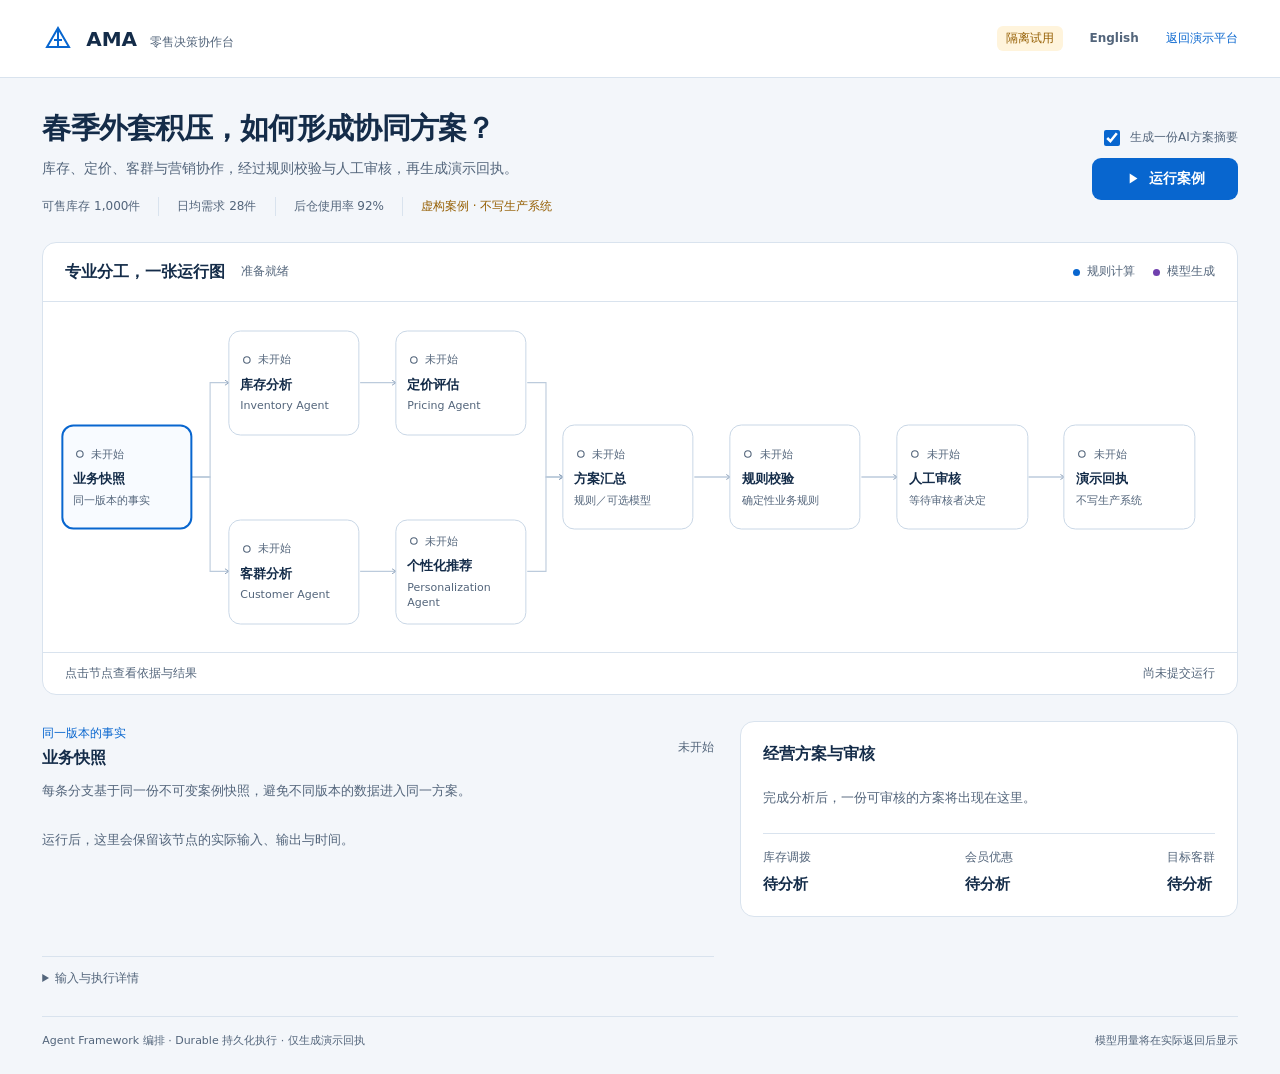
<file: workflow_lab/ui/index.html>
<!doctype html><html lang="zh-CN"><head><meta charset="utf-8"><meta name="viewport" content="width=device-width,initial-scale=1"><title>零售决策协作台 · AMA</title><link rel="stylesheet" href="style.css"></head><body>
<header class="app-header"><a class="brand" href="https://demo.mscontoso.cn/" aria-label="返回统一演示平台"><svg viewBox="0 0 32 32" aria-hidden="true"><path d="M5 24 16 5l11 19H5Zm7-7h8M16 5v19"/></svg><span>AMA<span class="brand-sub">零售决策协作台</span></span></a><div class="header-actions"><span class="pilot">隔离试用</span><button id="language" class="text-button" type="button">English</button><a href="https://demo.mscontoso.cn/">返回演示平台</a></div></header>
<main><section class="case-head"><div><h1 id="heading">春季外套积压，如何形成协同方案？</h1><p id="intro">库存、定价、客群与营销协作，经过规则校验与人工审核，再生成演示回执。</p><div class="facts" id="facts"><span>可售库存 <b>1,000件</b></span><span>日均需求 <b>28件</b></span><span>后仓使用率 <b>92%</b></span><span class="data-label">虚构案例 · 不写生产系统</span></div></div><div class="run-controls"><label class="model-option"><input type="checkbox" id="model" checked><span id="model-label">生成一份AI方案摘要</span></label><button id="start" class="primary" type="button"><svg viewBox="0 0 24 24" aria-hidden="true"><path d="m8 5 11 7-11 7Z"/></svg><span id="start-label">运行案例</span></button></div></section>
<div id="error" class="error" role="alert" hidden><span id="error-text"></span><button id="retry" type="button" class="text-button">重新连接</button></div>
<section class="workspace" aria-labelledby="canvas-title"><div class="workspace-head"><div class="workspace-title"><h2 id="canvas-title">专业分工，一张运行图</h2><span id="status" class="status" role="status" aria-live="polite">准备就绪</span></div><div class="legend"><span><i class="dot rule"></i><span id="rules-legend">规则计算</span></span><span><i class="dot ai"></i><span id="ai-legend">模型生成</span></span><button id="stop" class="text-button danger" hidden type="button">结束本次运行</button></div></div>
<div class="graph" id="graph"><svg class="edges" viewBox="0 0 1400 360" preserveAspectRatio="none" aria-hidden="true"><defs><marker id="arrow" viewBox="0 0 10 10" refX="8" refY="5" markerWidth="5" markerHeight="5" orient="auto-start-reverse"><path d="m1 1 7 4-7 4"/></marker></defs><path data-edge="snapshot-inventory" d="M162 180H196V83H218"/><path data-edge="snapshot-customer" d="M162 180H196V277H218"/><path data-edge="inventory-pricing" d="M372 83H414"/><path data-edge="customer-personalization" d="M372 277H414"/><path data-edge="pricing-proposal" d="M568 83H590V180H610"/><path data-edge="personalization-proposal" d="M568 277H590V180H610"/><path data-edge="proposal-policy" d="M764 180H806"/><path data-edge="policy-approval" d="M960 180H1002"/><path data-edge="approval-receipt" d="M1156 180H1198"/></svg><div id="nodes"></div></div>
<div class="canvas-foot"><span id="graph-help">点击节点查看依据与结果</span><span id="run-id">尚未提交运行</span></div></section>
<section class="details-grid"><section class="node-detail" aria-labelledby="detail-title"><div class="detail-head"><div><span id="detail-kind" class="detail-kind">业务快照</span><h2 id="detail-title">先固定事实，再交给专业Agent</h2></div><span id="detail-state" class="status">未开始</span></div><p id="detail-purpose">每条分支基于同一份案例快照，避免使用不同版本的数据形成方案。</p><div id="detail-output"><p class="empty" id="empty-output">运行后，这里会保留该节点的实际输入、输出与时间。</p></div><details id="technical"><summary id="technical-label">输入与执行详情</summary><pre id="technical-data">尚无运行记录</pre></details></section>
<aside class="decision-panel"><h2 id="decision-title">经营方案与审核</h2><div id="decision-content"><p class="empty" id="decision-empty">完成分析后，一份可审核的方案将出现在这里。</p><div class="decision-preview"><div><span id="preview-transfer">库存调拨</span><b id="preview-a">待分析</b></div><div><span id="preview-discount">会员优惠</span><b id="preview-b">待分析</b></div><div><span id="preview-audience">目标客群</span><b id="preview-c">待分析</b></div></div></div><div id="approval-actions" hidden><p class="approval-note" id="approval-note">本次审核只用于演示，不代表生产业务授权。</p><div class="approval-buttons"><button id="approve" class="primary" type="button">批准演示方案</button><button id="reject" class="secondary" type="button">拒绝方案</button></div></div><div class="receipt" id="receipt" hidden></div></aside></section>
<footer><span id="footer-note">Agent Framework 编排 · Durable 持久化执行 · 仅生成演示回执</span><span id="usage">模型调用与Token将在实际返回后显示</span></footer></main><script src="app.js" defer></script></body></html>
</file>
<file: workflow_lab/ui/style.css>
:root{--bg:#f3f6fa;--surface:#fff;--ink:#142c49;--muted:#53657b;--line:#d9e3ee;--blue:#0866cf;--soft:#eef5fd;--green:#18714d;--amber:#966005;--red:#b33038;--purple:#7040ae;--radius:14px;--small:12px;--body:14px;--space:24px}*{box-sizing:border-box}body{margin:0;background:var(--bg);color:var(--ink);font:var(--body)/1.6 Inter,"Segoe UI","Microsoft YaHei",system-ui,sans-serif}a{color:var(--blue);text-underline-offset:3px}button,input{font:inherit}button{cursor:pointer;min-height:42px;border:0;border-radius:9px;padding:9px 15px;font-weight:650;transition:background .18s ease-out,color .18s ease-out}button:disabled{opacity:.5;cursor:not-allowed}button:focus-visible,a:focus-visible,summary:focus-visible,input:focus-visible{outline:3px solid var(--blue);outline-offset:4px}button.primary{background:var(--blue);color:var(--surface)}button.primary:hover:not(:disabled){background:#0454ac}.secondary{background:var(--soft);color:var(--ink)}.text-button{background:transparent;color:var(--muted);padding:7px 9px}.text-button:hover{background:var(--soft)}.danger{color:var(--red)}::selection{background:#b9d9fc;color:var(--ink)}::-webkit-scrollbar{width:7px;height:7px}::-webkit-scrollbar-thumb{background:#b6c7da;border-radius:9px}.app-header{height:78px;display:flex;align-items:center;justify-content:space-between;padding:0 3.3vw;background:var(--surface);border-bottom:1px solid var(--line);gap:15px}.brand{display:flex;align-items:center;gap:12px;text-decoration:none;color:var(--ink);font-weight:800;font-size:20px}.brand svg{width:32px;height:32px;stroke:var(--blue);stroke-width:2;fill:none}.brand-sub{font-size:var(--small);color:var(--muted);font-weight:500;margin-left:13px}.header-actions{display:flex;align-items:center;gap:18px;font-size:var(--small)}.pilot{color:var(--amber);background:#fff4dc;border-radius:6px;padding:3px 9px}.header-actions a{text-decoration:none}main{max-width:1550px;margin:auto;padding:32px 3.3vw 24px}.case-head{display:flex;align-items:center;justify-content:space-between;gap:var(--space);margin-bottom:26px}h1{font-size:clamp(22px,2.25vw,32px);letter-spacing:-.025em;line-height:1.3;margin:0 0 10px;font-weight:750;text-wrap:balance}p{margin:0;color:var(--muted)}h2{font-size:16px;line-height:1.5;margin:0}.facts{display:flex;gap:0;flex-wrap:wrap;margin-top:17px;align-items:center;font-size:var(--small);color:var(--muted)}.facts>span{padding-right:18px;margin-right:18px;border-right:1px solid var(--line)}.facts>span:last-child{border:0;margin:0;padding:0}.facts b{font-weight:650;color:var(--ink);margin-left:5px;font-variant-numeric:tabular-nums}.facts .data-label{color:var(--amber)}.run-controls{flex-shrink:0;display:flex;flex-direction:column;gap:9px;align-items:flex-end}.model-option{display:flex;align-items:center;gap:7px;color:var(--muted);font-size:var(--small);cursor:pointer}.model-option input{accent-color:var(--blue);width:16px;height:16px}.run-controls .primary{display:flex;align-items:center;justify-content:center;gap:8px;min-width:146px}.primary svg{width:17px;height:17px;fill:currentColor}.workspace{background:var(--surface);border:1px solid var(--line);border-radius:var(--radius);overflow:hidden}.workspace-head{display:flex;align-items:center;justify-content:space-between;padding:17px 22px;gap:12px;border-bottom:1px solid var(--line)}.workspace-title{display:flex;align-items:center;gap:16px}.status{font-size:var(--small);color:var(--muted);display:inline-flex;align-items:center;gap:6px;white-space:nowrap}.status[data-state=running]{color:var(--blue)}.status[data-state=waiting]{color:var(--amber)}.status[data-state=completed]{color:var(--green)}.status[data-state=failed],.status[data-state=rejected]{color:var(--red)}.legend{display:flex;align-items:center;gap:18px;color:var(--muted);font-size:var(--small)}.legend>span{display:flex;align-items:center;gap:7px}.dot{width:7px;height:7px;border-radius:50%;display:inline-block}.dot.rule{background:var(--blue)}.dot.ai{background:var(--purple)}.graph{height:350px;position:relative;background-image:radial-gradient(#d8e2ee .7px,transparent .7px);background-size:18px 18px}.edges{position:absolute;inset:0;width:100%;height:100%}.edges path[data-edge]{fill:none;stroke:#bccbdc;stroke-width:1.3;marker-end:url(#arrow)}.edges marker path{stroke:#8299b4;fill:none;stroke-width:1.5}.edges path.done{stroke:var(--green)}.node{position:absolute;width:11%;min-height:105px;transform:translate(-50%,-50%);background:var(--surface);border:1px solid #c9d7e6;border-radius:12px;text-align:left;padding:13px 11px;color:var(--ink);font-weight:500;line-height:1.4}.node:hover{background:var(--soft)}.node[aria-pressed=true]{border:2px solid var(--blue);padding:12px 10px;background:#f8fbff}.node[data-state=running]{border-color:var(--blue)}.node[data-state=waiting]{border-color:var(--amber);background:#fffbf0}.node[data-state=failed]{border-color:var(--red)}.node-title{font-size:13px;font-weight:700;display:block;margin:8px 0 5px;line-height:1.35}.node-role{display:block;font-size:11px;color:var(--muted)}.node-state{display:flex;align-items:center;gap:5px;font-size:11px;color:var(--muted)}.node[data-state=completed] .node-state{color:var(--green)}.node[data-state=waiting] .node-state{color:var(--amber)}.node[data-state=failed] .node-state,.node[data-state=rejected] .node-state{color:var(--red)}.node-state svg{width:13px;height:13px;stroke:currentColor;stroke-width:1.7;fill:none}.node[data-state=running] .node-state svg{animation:rotate 1.5s linear infinite}.canvas-foot{display:flex;justify-content:space-between;gap:15px;border-top:1px solid var(--line);padding:11px 22px;font-size:var(--small);color:var(--muted)}#run-id{font-variant-numeric:tabular-nums;overflow:hidden;text-overflow:ellipsis;white-space:nowrap;max-width:65%}.details-grid{display:grid;grid-template-columns:1.35fr 1fr;gap:26px;margin-top:26px}.node-detail{padding:3px 0;min-width:0}.detail-head{display:flex;justify-content:space-between;align-items:center;margin-bottom:11px;gap:16px}.detail-kind{display:block;font-size:var(--small);color:var(--blue);margin-bottom:3px}#detail-purpose{font-size:13px;max-width:72ch}#detail-output{margin-top:18px;min-height:120px;max-height:270px;overflow:auto}.empty{color:var(--muted);font-size:13px;padding:10px 0}.fact-row{display:flex;justify-content:space-between;gap:20px;padding:8px 0;border-bottom:1px solid var(--line);font-size:13px}.fact-row .key{color:var(--muted);flex-shrink:0}.fact-row .value{text-align:right;overflow-wrap:anywhere;font-variant-numeric:tabular-nums}.detail-time{font-size:var(--small);color:var(--muted);margin-top:12px}.decision-panel{border:1px solid var(--line);border-radius:var(--radius);background:var(--surface);padding:20px 22px;align-self:start}.decision-panel h2{margin-bottom:12px}.decision-preview{display:flex;justify-content:space-between;gap:20px;padding-top:14px;border-top:1px solid var(--line);margin-top:14px}.decision-preview div{display:flex;flex-direction:column;gap:5px;font-size:var(--small);color:var(--muted)}.decision-preview b{color:var(--ink);font-size:15px;font-weight:650}.proposal-text{white-space:pre-wrap;font-size:13px;line-height:1.75;max-height:200px;overflow:auto;color:var(--ink)}.approval-note{font-size:var(--small);color:var(--amber);margin:16px 0 10px}.approval-buttons{display:flex;gap:10px}.receipt{margin-top:15px;padding-top:14px;border-top:1px solid var(--line);color:var(--green);font-size:13px}.receipt b{display:block;margin-bottom:5px}.receipt p{font-size:var(--small)}details{margin-top:16px;border-top:1px solid var(--line);padding-top:12px}summary{cursor:pointer;color:var(--muted);font-size:var(--small);width:fit-content}pre{font:12px/1.6 ui-monospace,Consolas,monospace;max-height:240px;overflow:auto;white-space:pre-wrap;overflow-wrap:anywhere;background:#eaf0f7;padding:14px;border-radius:9px;color:#233c5b}footer{display:flex;justify-content:space-between;gap:20px;margin-top:25px;padding-top:15px;border-top:1px solid var(--line);color:var(--muted);font-size:11px}.error{display:flex;align-items:center;justify-content:space-between;background:#fff0f1;color:var(--red);padding:11px 16px;border-radius:9px;margin-bottom:18px;gap:15px}[hidden]{display:none!important}@keyframes rotate{to{transform:rotate(360deg)}}@media(min-width:1500px){.node-title{font-size:14px}.node-role,.node-state{font-size:var(--small)}}@media(max-width:1100px){.brand-sub{display:none}.case-head{align-items:flex-start}.workspace-head{padding:15px}.workspace-title{gap:10px}.node{width:12%;padding:11px 8px}.node[aria-pressed=true]{padding:10px 7px}.node-title{font-size:var(--small)}.node-role{font-size:11px}.legend{gap:12px}.details-grid{gap:20px}.graph{height:330px}}@media(max-width:760px){.app-header{height:65px;padding:0 18px}.brand{font-size:18px}.header-actions{gap:8px}.header-actions>a{display:none}main{padding:24px 18px}.case-head{display:block}.case-head>div>p{font-size:13px}.facts{gap:7px 0}.facts>span{margin-right:10px;padding-right:10px}.facts .data-label{width:100%;padding:0;margin-top:4px}.run-controls{flex-direction:row;align-items:center;justify-content:space-between;margin-top:20px;gap:10px}.run-controls .primary{min-width:118px}.model-option{font-size:11px}.workspace-head{display:block}.workspace-title{justify-content:space-between}.legend{margin-top:10px;justify-content:flex-start}.legend .danger{margin-left:auto;padding:0;min-height:26px}.graph{height:auto;padding:18px;background:none}.edges{display:none}#nodes{display:grid;grid-template-columns:repeat(2,minmax(0,1fr));gap:12px}.node{position:relative;left:auto!important;top:auto!important;transform:none;width:100%;min-height:94px;padding:12px}.node[aria-pressed=true]{padding:11px}.node:first-child{grid-column:1/-1;min-height:80px}.node-title{font-size:13px;margin-top:6px}.node-role{font-size:11px}.canvas-foot{display:block;padding:10px 18px}.canvas-foot>span{display:block}#run-id{max-width:100%;margin-top:3px;font-size:11px}.details-grid{display:flex;flex-direction:column;gap:22px;margin-top:22px}.node-detail{order:1}.decision-panel{order:0;width:100%;padding:18px}#detail-output{max-height:230px}.decision-preview{gap:12px}footer{display:block;font-size:11px}footer span{display:block;margin-top:5px}}@media(prefers-reduced-motion:reduce){*,*::before,*::after{animation:none!important;transition:none!important;scroll-behavior:auto!important}}

.node-dependency{display:none}@media(max-width:760px){.node-dependency{display:block;font-size:11px;color:var(--muted);margin-top:7px}.node[data-node-id=proposal],.node[data-node-id=policy],.node[data-node-id=approval],.node[data-node-id=receipt]{grid-column:1/-1}.node[data-node-id=policy]::before,.node[data-node-id=approval]::before,.node[data-node-id=receipt]::before{content:"";position:absolute;height:12px;border-left:1px solid #9aadc4;top:-13px;left:50%}}
</file>
